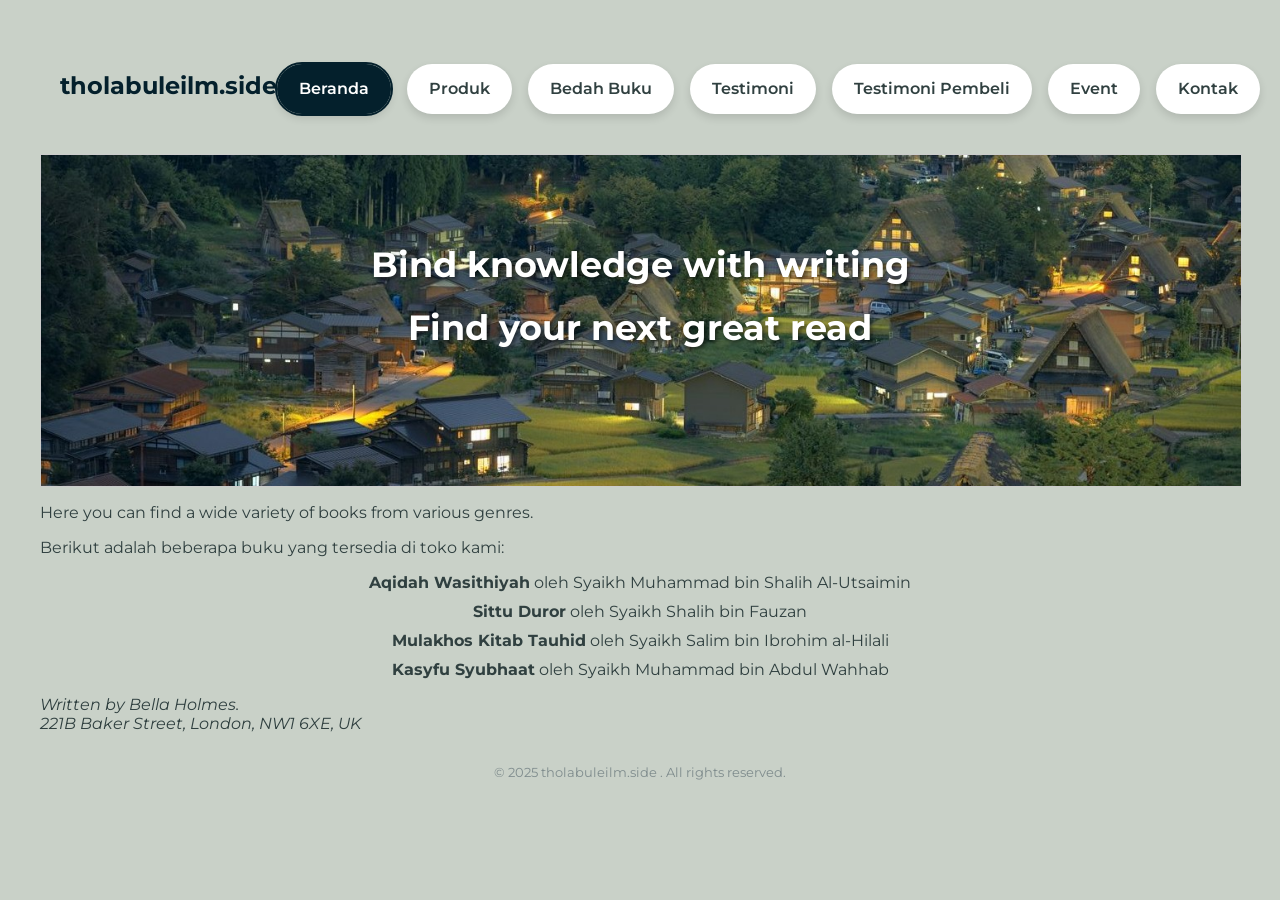
<file: index.html>
<!DOCTYPE html>
<html lang="id">
<head>
    <meta charset="UTF-8">
    <meta name="viewport" content="width=device-width, initial-scale=1.0">
    <title>tholabuleilm.side</title>
    <link rel="shortcut icon" href="favicon.png" type="image/png">
    <link rel="icon" href="favicon.png" type="image/png">
    <link rel="stylesheet" href="styles.css">
    <link href="https://fonts.googleapis.com/css2?family=Montserrat:wght@400;700&display=swap" rel="stylesheet">
    
</head>



        
<body>
    
  <header>
      <h1>tholabuleilm.side</h1>
      
      <nav> 
          <a href="index.html" class="nav-btn active" aria-current="page">Beranda</a> 
          <a href="produk.html" class="nav-btn">Produk</a>
          <a href="bedah-buku.html" class="nav-btn">Bedah Buku</a>
          <a href="testimoni.html" class="nav-btn">Testimoni</a>
          <a href="tampil-testimoni.html" class="nav-btn">Testimoni Pembeli</a>
            <a href="event.html" class="nav-btn" >Event</a>
            <a href="kontak.html" class="nav-btn">Kontak</a>
      </nav>
      
  </header>
  <div class="image-container">
  <img src="jo.jpg" width="1450" height="400" style="display:block; border:1px solid #ccc;" alt="Bind knowledge with writing
  Find your next great read"></img>
  <div class="image-text">
    <h3>Bind knowledge with writing</h3>
    <h3>Find your next great read</h3>
  </div>
</div>


    <p>Here you can find a wide variety of books from various genres.</p>
    <p>Berikut adalah beberapa buku yang tersedia di toko kami:</p>
     
     <ul>
        <li><strong>Aqidah Wasithiyah</strong> oleh Syaikh Muhammad bin Shalih Al-Utsaimin</li>
        <li><strong>Sittu Duror</strong> oleh Syaikh Shalih bin Fauzan</li>
        <li><strong>Mulakhos Kitab Tauhid</strong> oleh Syaikh Salim bin Ibrohim al-Hilali</li>
        <li><strong>Kasyfu Syubhaat</strong> oleh Syaikh Muhammad bin Abdul Wahhab</li>
     </ul>
    
    <address> 
        Written by Bella Holmes. <br>
        221B Baker Street, London, NW1 6XE, UK<br>
    </address>
    <footer>
        <p>&copy; 2025 tholabuleilm.side . All rights reserved.</p>
    </footer>



</body>
</html>
</file>
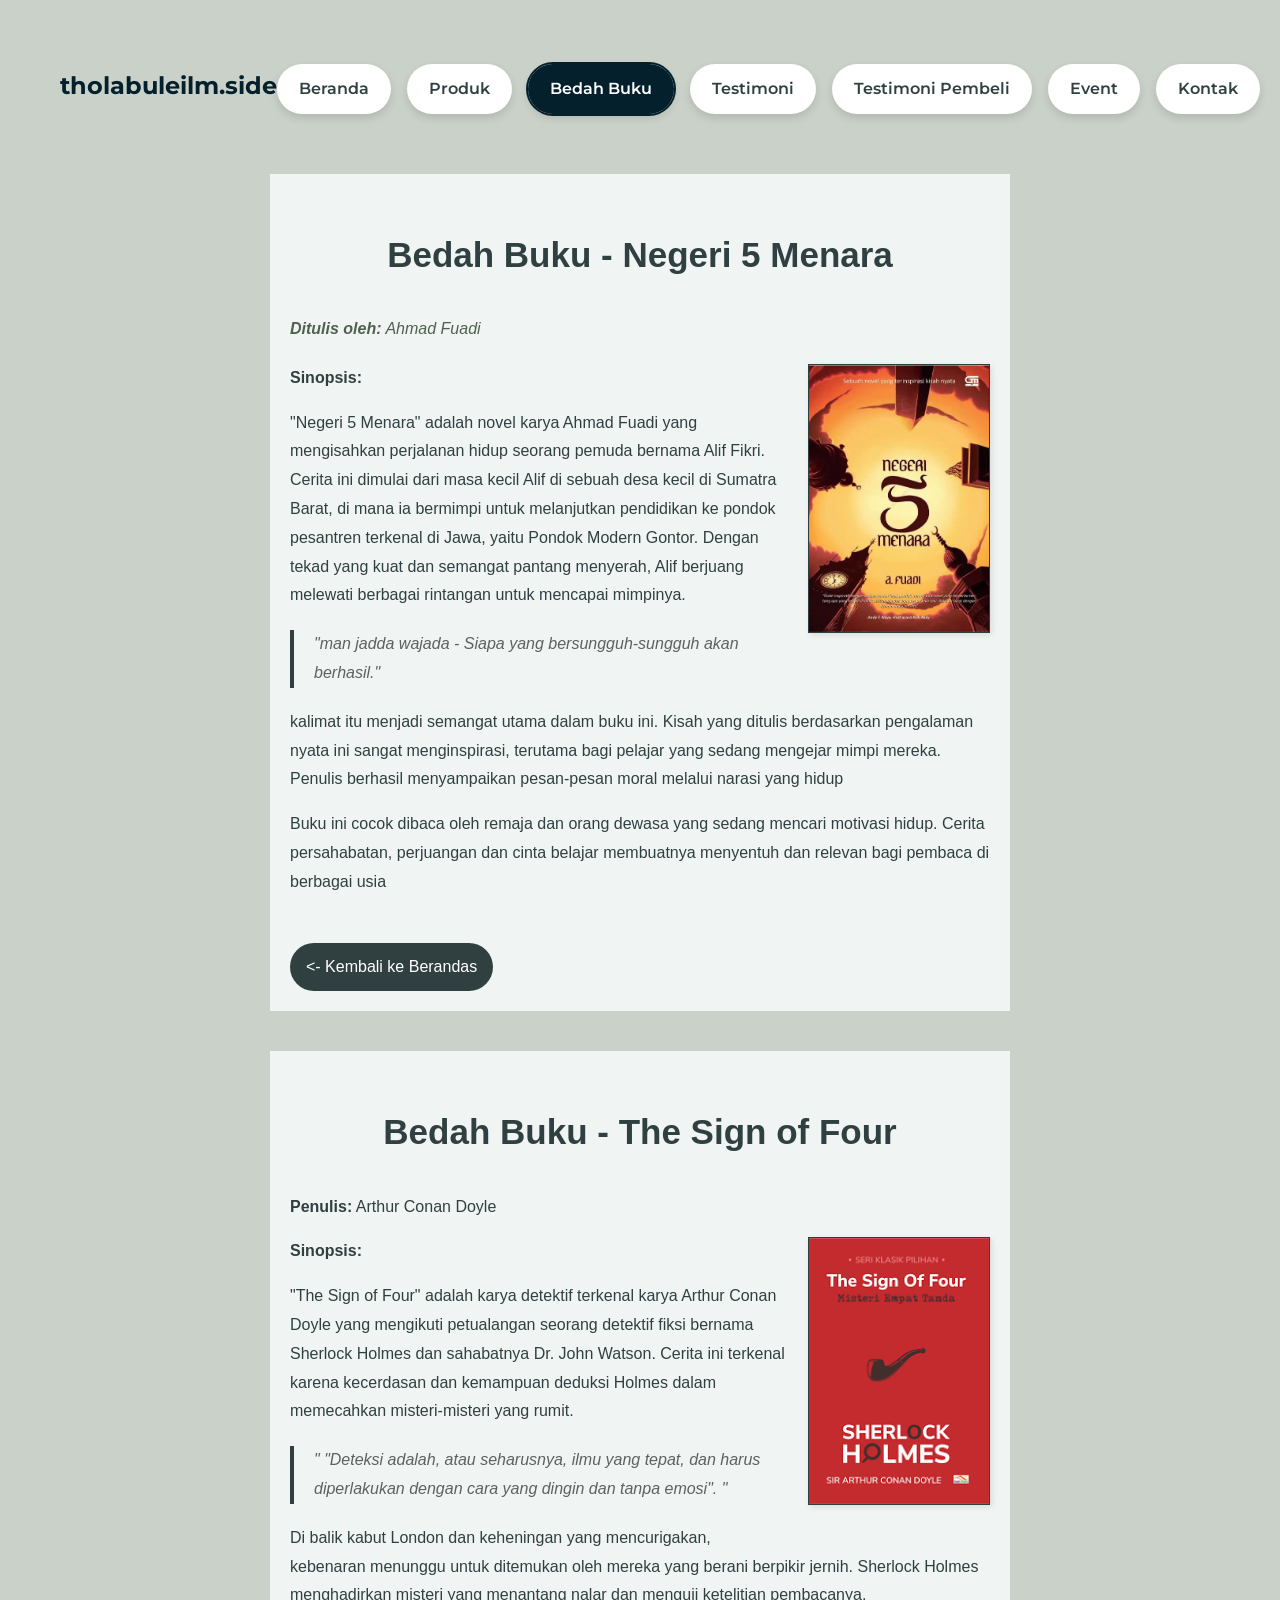
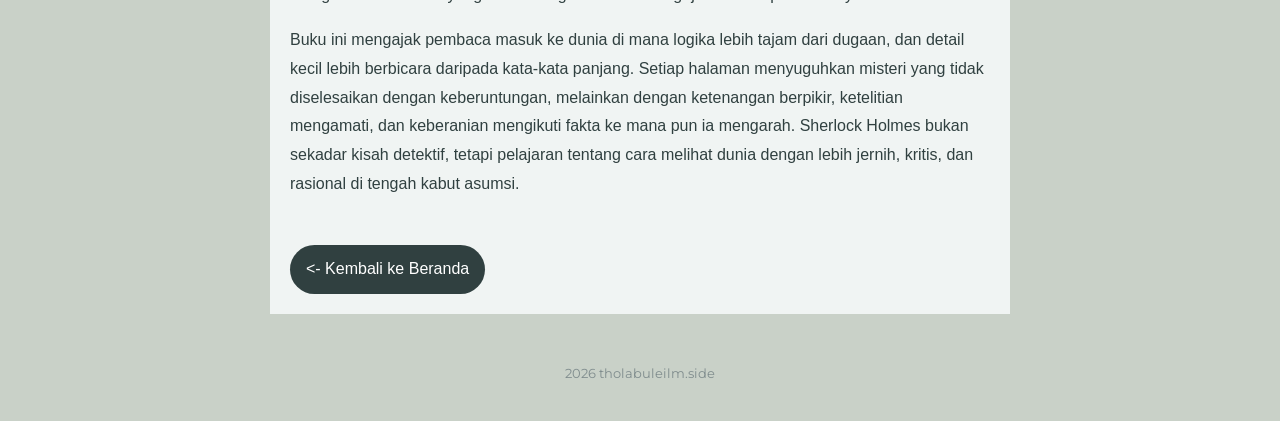
<file: bedah-buku.html>
<html lang="id">
<head> <meta charset="UTF-8">
    <meta name="viewport" content="width=device-width, initial-scale=1.0" />
    <title>Bedah Buku - Negeri 5 Menara</title>
    <link rel="stylesheet" href="styles.css" />
    <link href="https://fonts.googleapis.com/css2?family=Montserrat:wght@400;700&display=swap" rel="stylesheet">
</head>
<body>
    <header>
        <h1>tholabuleilm.side</h1>
        <nav>
            <a href="index.html" class="nav-btn">Beranda</a> 
        <a href="produk.html" class="nav-btn">Produk</a>
        <a href="bedah-buku.html" class="nav-btn active" aria-current="page">Bedah Buku</a>
        <a href="testimoni.html" class="nav-btn">Testimoni</a>
        <a href="tampil-testimoni.html" class="nav-btn">Testimoni Pembeli</a>
            <a href="event.html" class="nav-btn" >Event</a>
            <a href="kontak.html" class="nav-btn">Kontak</a>
        </nav>
    </header>
    <section class="daftar-produk">
<main class="artikel">
    <h2>Bedah Buku - Negeri 5 Menara</h2>
    
    <p class="penulis"><strong>Ditulis oleh:</strong> Ahmad Fuadi</p>

    <img src="negeri.jpg" alt="Gambar Sampul Buku Negeri 5 Menara" class="sampul"/>
    <p><strong>Sinopsis:</strong></p>
    <p>"Negeri 5 Menara" adalah novel karya Ahmad Fuadi yang mengisahkan perjalanan hidup seorang pemuda bernama Alif Fikri. Cerita ini dimulai dari masa kecil Alif di sebuah desa kecil di Sumatra Barat, di mana ia bermimpi untuk melanjutkan pendidikan ke pondok pesantren terkenal di Jawa, yaitu Pondok Modern Gontor. Dengan tekad yang kuat dan semangat pantang menyerah, Alif berjuang melewati berbagai rintangan untuk mencapai mimpinya.</p>

    <blockquote>
        "man jadda wajada - Siapa yang bersungguh-sungguh akan berhasil."
    </blockquote>

    <p>kalimat itu menjadi semangat utama dalam buku ini. Kisah yang ditulis berdasarkan pengalaman nyata ini sangat menginspirasi, terutama bagi pelajar yang sedang mengejar mimpi mereka. Penulis berhasil menyampaikan pesan-pesan moral melalui narasi yang hidup</p>
    <p>Buku ini cocok dibaca oleh remaja dan orang dewasa yang sedang mencari motivasi hidup. Cerita persahabatan, perjuangan dan cinta belajar membuatnya menyentuh dan relevan bagi pembaca di berbagai usia</p>
<a href="index.html" class="btn-kembali"> <- Kembali ke Berandas</a>
</main>
    </section>
    <section class="daftar-produk">
<main class="artikel">
    <h2>Bedah Buku - The Sign of Four</h2>
    <p><strong>Penulis:</strong> Arthur Conan Doyle</p>

    <img src="sign.jpg" alt="Gambar Sampul Buku Sherlock Holmes" class="sampul"/>
    <p><strong>Sinopsis:</strong></p>
    <p>"The Sign of Four" adalah karya detektif terkenal karya Arthur Conan Doyle yang mengikuti petualangan seorang detektif fiksi bernama Sherlock Holmes dan sahabatnya Dr. John Watson. Cerita ini terkenal karena kecerdasan dan kemampuan deduksi Holmes dalam memecahkan misteri-misteri yang rumit.</p>

    <blockquote>
        " "Deteksi adalah, atau seharusnya, ilmu yang tepat, dan harus diperlakukan dengan cara yang dingin dan tanpa emosi". "
    </blockquote>

    <p>Di balik kabut London dan keheningan yang mencurigakan, kebenaran menunggu untuk ditemukan oleh mereka yang berani berpikir jernih. Sherlock Holmes menghadirkan misteri yang menantang nalar dan menguji ketelitian pembacanya.</p>
    <p>Buku ini mengajak pembaca masuk ke dunia di mana logika lebih tajam dari dugaan, dan detail kecil lebih berbicara daripada kata-kata panjang. Setiap halaman menyuguhkan misteri yang tidak diselesaikan dengan keberuntungan, melainkan dengan ketenangan berpikir, ketelitian mengamati, dan keberanian mengikuti fakta ke mana pun ia mengarah. Sherlock Holmes bukan sekadar kisah detektif, tetapi pelajaran tentang cara melihat dunia dengan lebih jernih, kritis, dan rasional di tengah kabut asumsi.</p>
<a href="index.html" class="btn-kembali"> <- Kembali ke Beranda</a>
</main>
    </section>
    <footer><p>2026 tholabuleilm.side</p></footer>
</body>

</html>
</file>
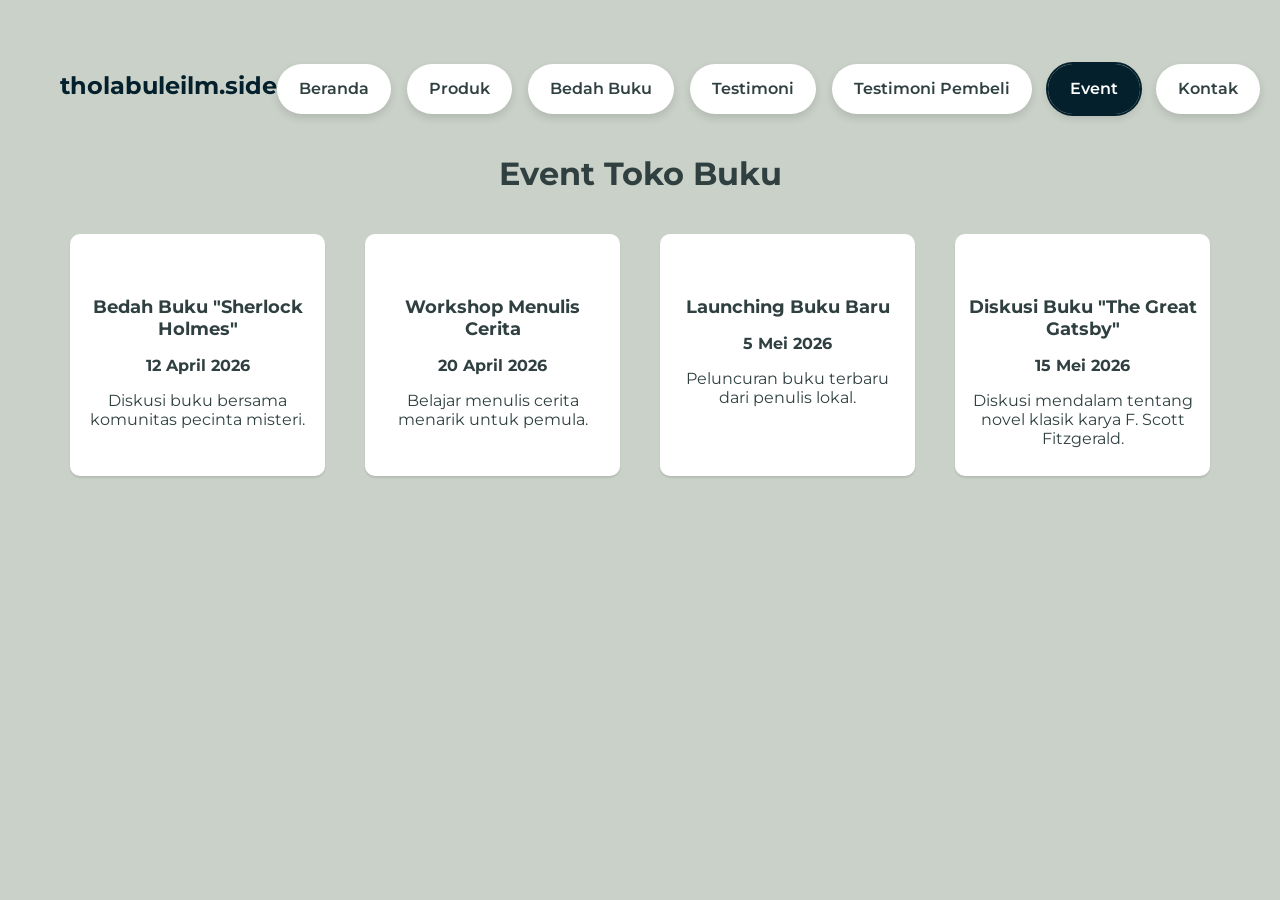
<file: event.html>
<!DOCTYPE html>
<html lang="id">        
<head>
    <meta charset="UTF-8" />
    <meta name="viewport" content="width=device-width, initial-scale=1.0" />
    <title>Event Toko Buku</title>
    <link rel="stylesheet" href="styles.css" /> 
    <link rel="shortcut icon" href="favicon.ico" type="image/x-icon">
    <link href="https://fonts.googleapis.com/css2?family=Montserrat:wght@400;700&display=swap" rel="stylesheet">
</head>
<body>
    <header>
        <h1>tholabuleilm.side</h1>
        <nav>
            <a href="index.html" class="nav-btn">Beranda</a> 
            <a href="produk.html" class="nav-btn">Produk</a>
            <a href="bedah-buku.html" class="nav-btn">Bedah Buku</a>
            <a href="testimoni.html" class="nav-btn">Testimoni</a>
            <a href="tampil-testimoni.html" class="nav-btn">Testimoni Pembeli</a>
            <a href="event.html" class="nav-btn active" aria-current="page">Event</a>
            <a href="kontak.html" class="nav-btn">Kontak</a>
        </nav>
    </header>

    <h1>Event Toko Buku</h1>
    
<section class="daftar-produk">
    <div class="buku">
         <div id="daftarTestimoni" class="testimoni-grid"></div>
        <h3>Bedah Buku "Sherlock Holmes"</h3>
        <p class="date">12 April 2026</p>
        <p>Diskusi buku bersama komunitas pecinta misteri.</p>
    </div>

    <div class="buku">
         <div id="daftarTestimoni" class="testimoni-grid"></div>
        <h3>Workshop Menulis Cerita</h3>
        <p class="date">20 April 2026</p>
        <p>Belajar menulis cerita menarik untuk pemula.</p>
    </div>

    <div class="buku">
         <div id="daftarTestimoni" class="testimoni-grid"></div>
        <h3>Launching Buku Baru</h3>
        <p class="date">5 Mei 2026</p>
        <p>Peluncuran buku terbaru dari penulis lokal.</p>
    </div>

    <div class="buku">
        <div id="daftarTestimoni" class="testimoni-grid"></div>
        <h3>Diskusi Buku "The Great Gatsby"</h3>
        <p class="date">15 Mei 2026</p>
        <p>Diskusi mendalam tentang novel klasik karya F. Scott Fitzgerald.</p>
    </div>


</div>

</body>

</html>
</file>
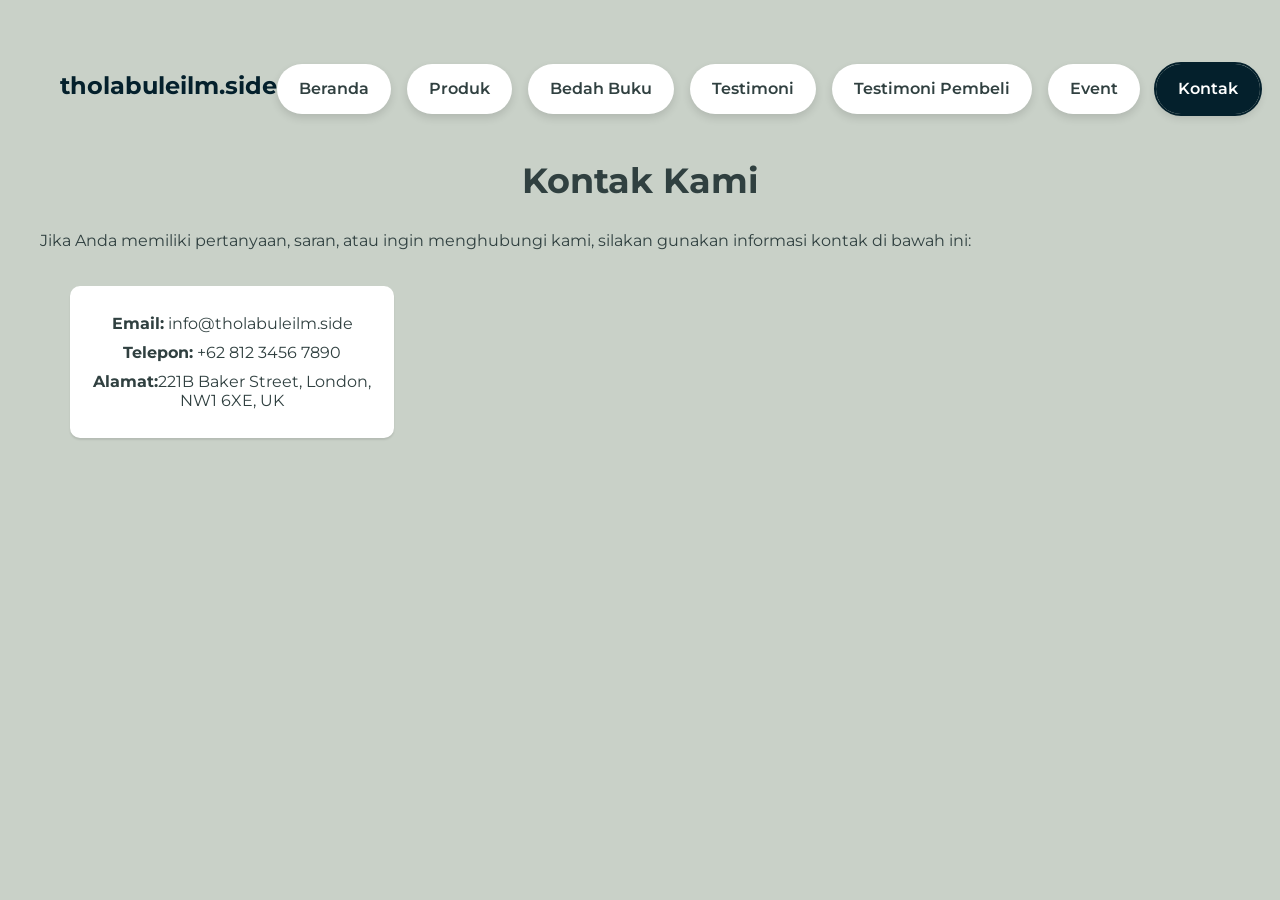
<file: kontak.html>
<!DOCTYPE html>
<html lang="id">
    <head> <meta charset="UTF-8" />
     <meta name="viewport" content="width=device-width, initial-scale=1.0" />
     <title>Kontak Kami</title>
     <link rel="stylesheet" href="styles.css" /> 
     <link rel="shortcut icon" href="favicon.ico" type="image/x-icon">
     <link href="https://fonts.googleapis.com/css2?family=Montserrat:wght@400;700&display=swap" rel="stylesheet">
    </head> 
    <body>
        <header>
            <h1>tholabuleilm.side</h1>
            <nav>
                <a href="index.html" class="nav-btn">Beranda</a> 
                <a href="produk.html" class="nav-btn">Produk</a>
                <a href="bedah-buku.html" class="nav-btn">Bedah Buku</a>
                <a href="testimoni.html" class="nav-btn">Testimoni</a>
                <a href="tampil-testimoni.html" class="nav-btn">Testimoni Pembeli</a>
                <a href="event.html" class="nav-btn" >Event</a>
                <a href="kontak.html" class="nav-btn active" aria-current="page">Kontak</a>
            </nav>
        </header>
         <h2>Kontak Kami</h2>
         <p>Jika Anda memiliki pertanyaan, saran, atau ingin menghubungi kami, silakan gunakan informasi kontak di bawah ini:</p>

           
           <section class="daftar-produk"> 
<div class="buku">
        <main class="kontak">
            <ul>
                <li><strong>Email:</strong> <a href="mailto:info@tholabuleilm.side">info@tholabuleilm.side</a></li>
                <li><strong>Telepon:</strong> +62 812 3456 7890</li>
                <li><strong>Alamat:</strong>221B Baker Street, London, NW1 6XE, UK</li>
            </ul>
        </main>
</div>
</section>
    

    </body>

</html>
</file>
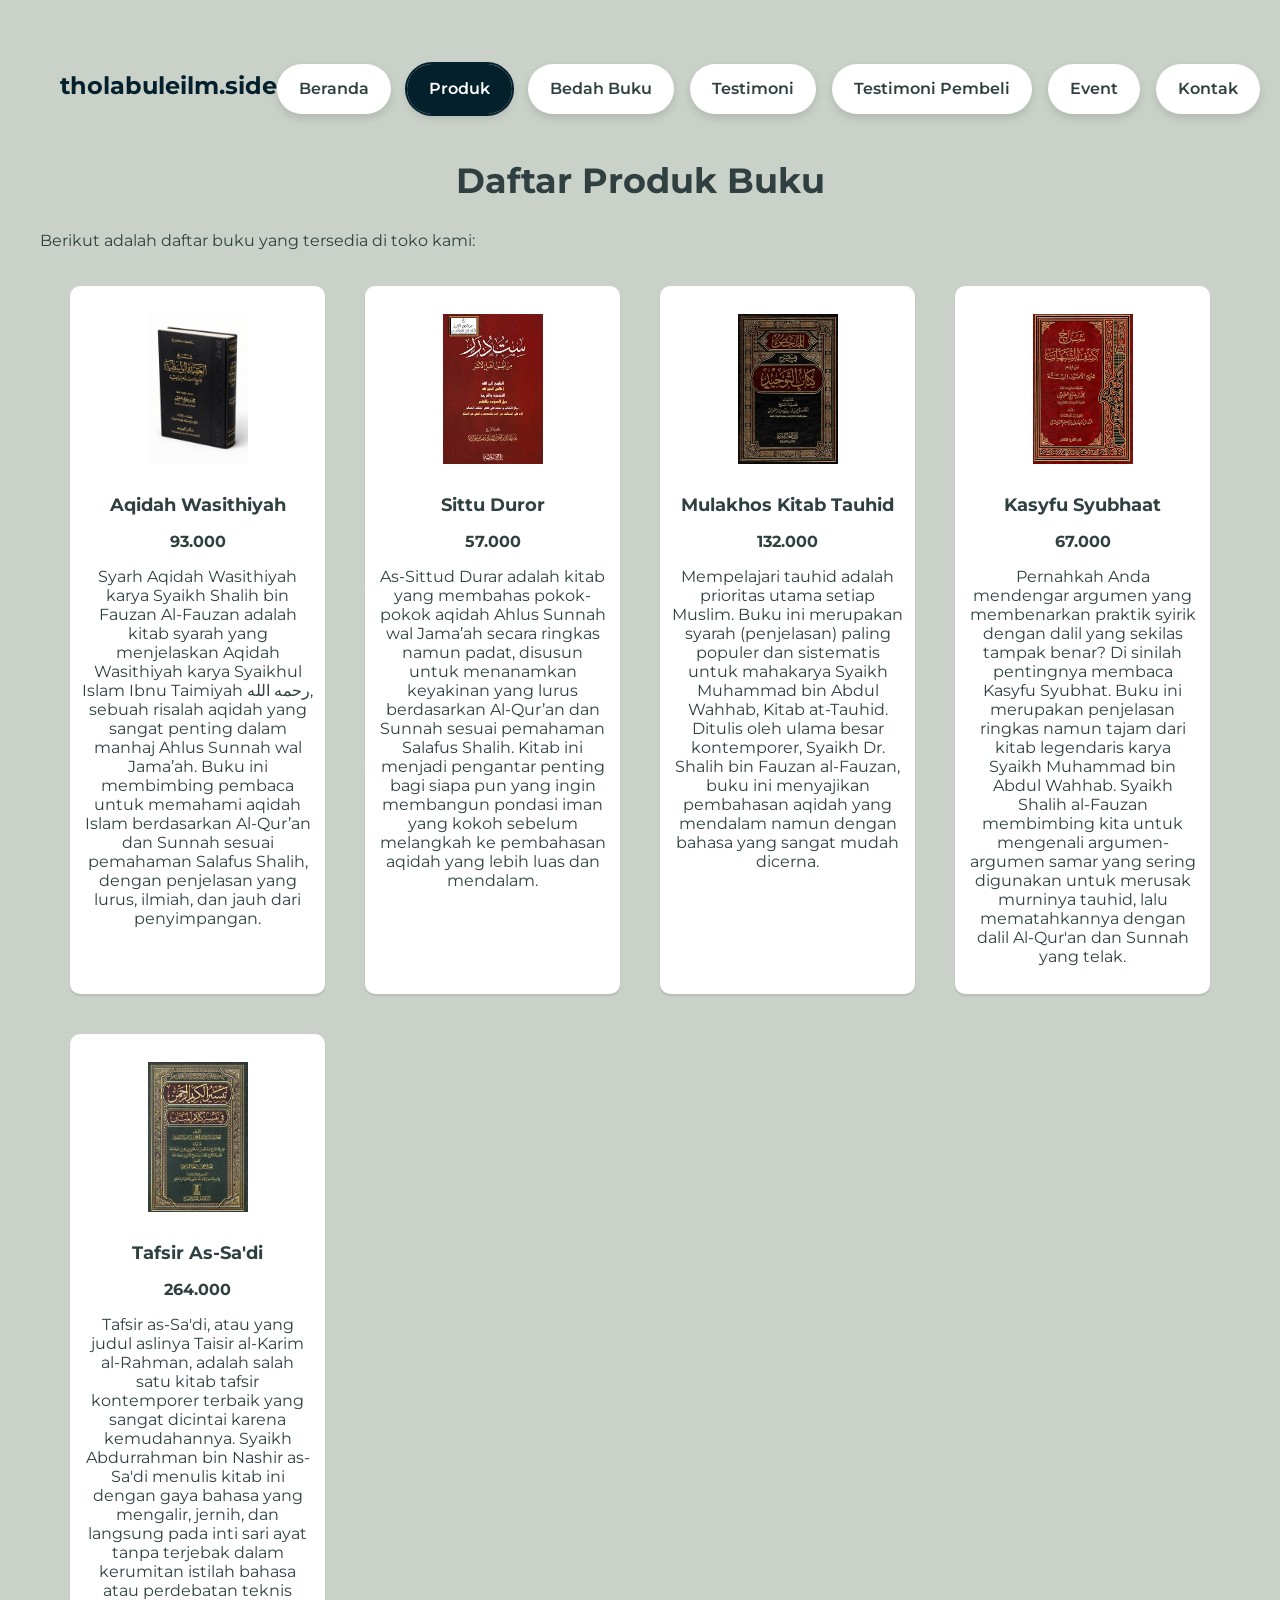
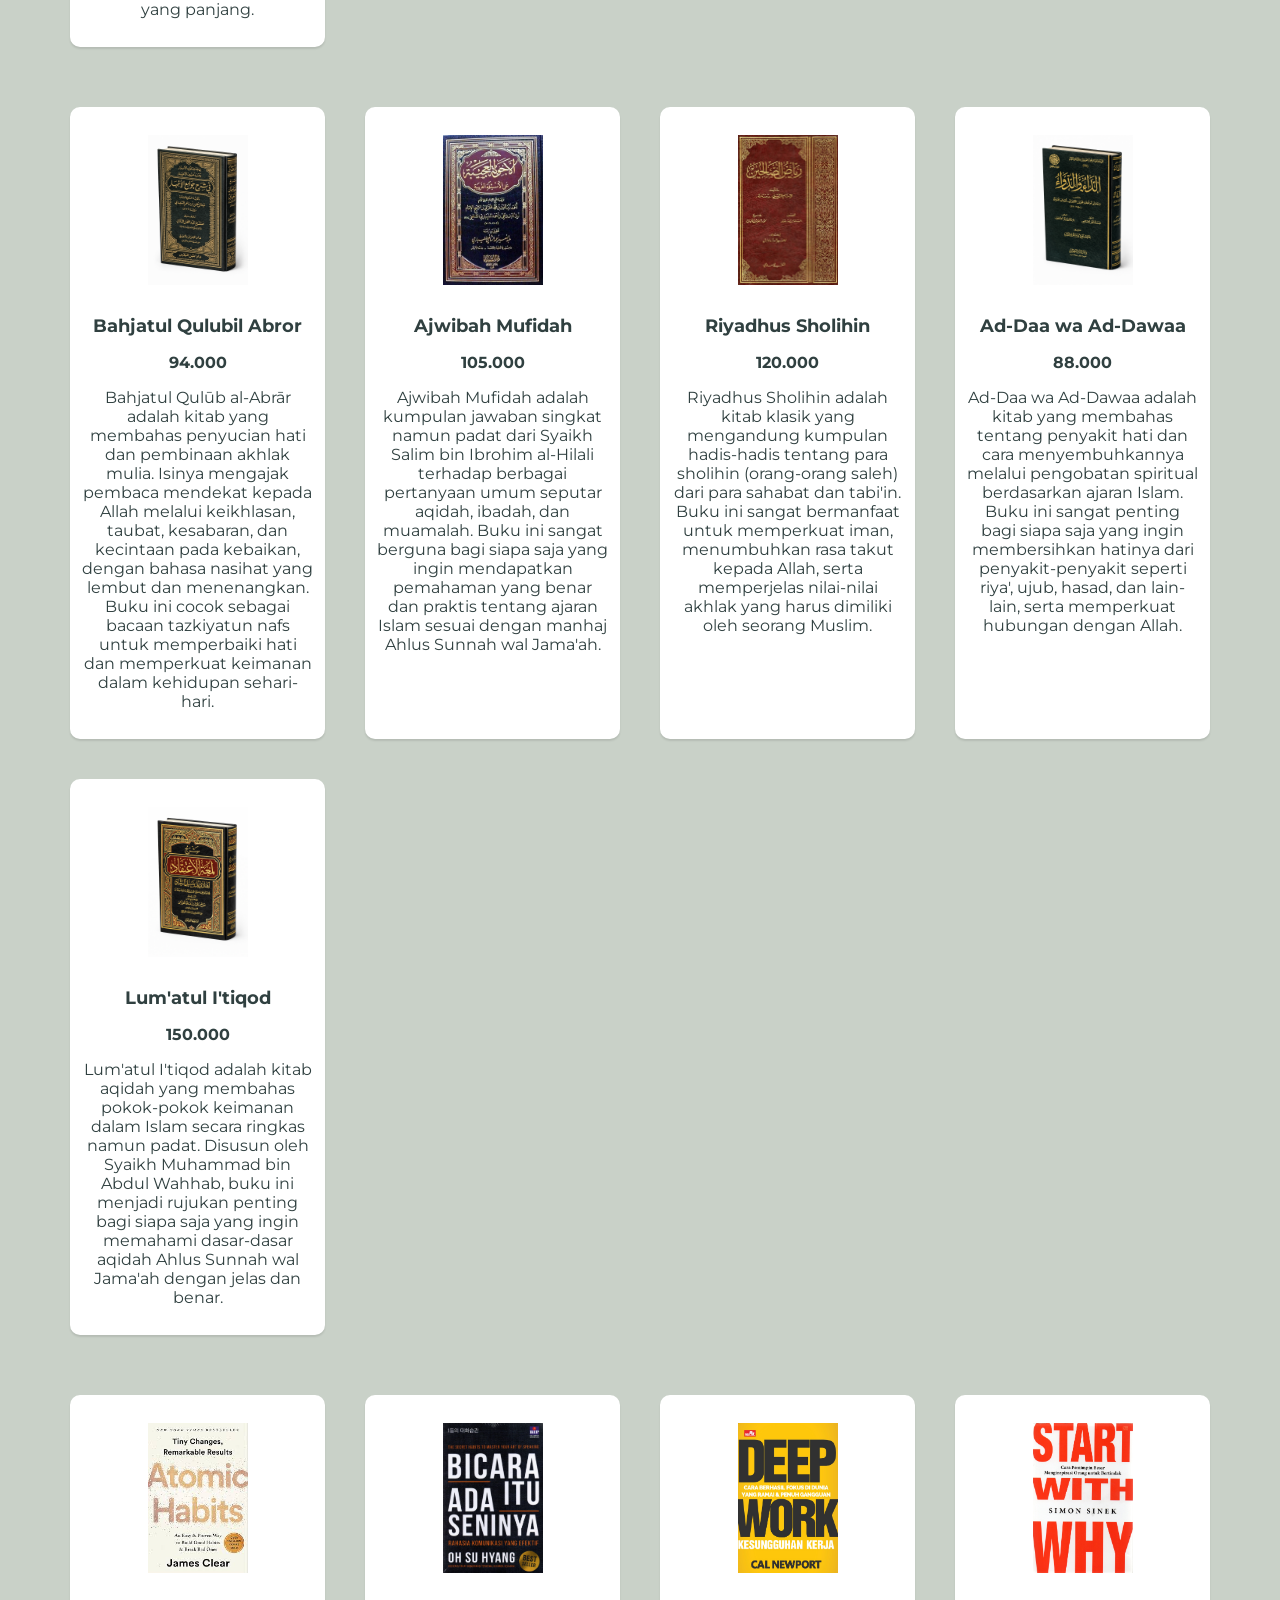
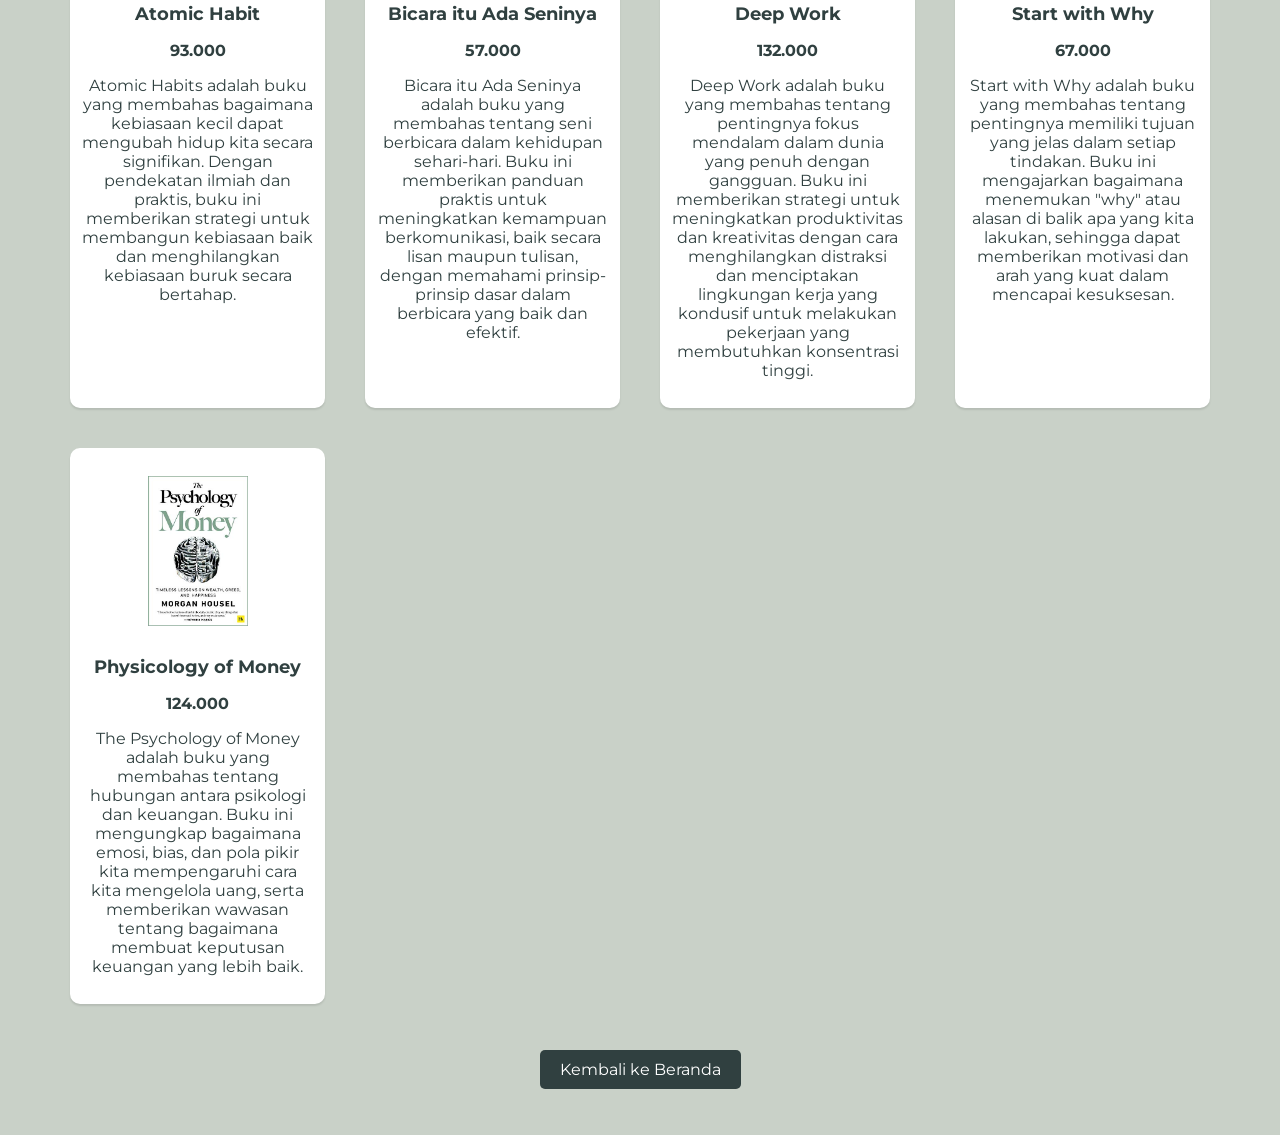
<file: produk.html>
<!DOCTYPE html>
<html lang="id">
<head> <meta charset="UTF-8" />
       <meta name="viewport" content="width=100px, initial-scale=1.0" />
       <title>Produk Buku</title>
       <link rel="stylesheet" href="styles.css" /> 
       <link rel="shortcut icon" href="favicon.ico" type="image/x-icon">
       <link href="https://fonts.googleapis.com/css2?family=Montserrat:wght@400;700&display=swap" rel="stylesheet">
<link rel="icon" href="favicon.ico" type="image/x-icon">
</head>

<body>
    <header>
        <h1>tholabuleilm.side</h1>
        <nav>
            <a href="index.html" class="nav-btn">Beranda</a> 
            <a href="produk.html" class="nav-btn active" aria-current="page">Produk</a>
            <a href="bedah-buku.html" class="nav-btn">Bedah Buku</a>
            <a href="testimoni.html" class="nav-btn">Testimoni</a>
            <a href="tampil-testimoni.html" class="nav-btn">Testimoni Pembeli</a>
            <a href="event.html" class="nav-btn" >Event</a>
            <a href="kontak.html" class="nav-btn">Kontak</a>
        </nav>
    </header>
<h2>Daftar Produk Buku</h2>
<p>Berikut adalah daftar buku yang tersedia di toko kami:</p>
<section class="daftar-produk"> 
<div class="buku">
        <img src="aw3d.png" alt="Gambar Buku" style="width: 100px; max-width: 100px; height: 150px; border-radius: 12px; padding: 16px;">  
        <h3>Aqidah Wasithiyah</h3>
        <p> 93.000 </p>
        <p>Syarh Aqidah Wasithiyah karya Syaikh Shalih bin Fauzan Al-Fauzan adalah kitab syarah yang menjelaskan Aqidah Wasithiyah karya Syaikhul Islam Ibnu Taimiyah رحمه الله, sebuah risalah aqidah yang sangat penting dalam manhaj Ahlus Sunnah wal Jama’ah. Buku ini membimbing pembaca untuk memahami aqidah Islam berdasarkan Al-Qur’an dan Sunnah sesuai pemahaman Salafus Shalih, dengan penjelasan yang lurus, ilmiah, dan jauh dari penyimpangan. </p>
    </div>    
    <div class="buku">
        <img src="download (4).jpg" alt="Gambar Buku" style="width: 100px; max-width: 100px; height: 150px; border-radius: 12px; padding: 16px;">
        <h4>Sittu Duror</h4>
        <p> 57.000 </p>
        <p>As-Sittud Durar adalah kitab yang membahas pokok-pokok aqidah Ahlus Sunnah wal Jama’ah secara ringkas namun padat, disusun untuk menanamkan keyakinan yang lurus berdasarkan Al-Qur’an dan Sunnah sesuai pemahaman Salafus Shalih. Kitab ini menjadi pengantar penting bagi siapa pun yang ingin membangun pondasi iman yang kokoh sebelum melangkah ke pembahasan aqidah yang lebih luas dan mendalam.</p>


    </div>
    <div class="buku">
        <img src="mulakhos.jpg" alt="Gambar Buku" style="width: 100px; max-width: 100px; height: 150px; border-radius: 12px; padding: 16px;">
        <h5>Mulakhos Kitab Tauhid</h5>
        <p> 132.000 </p>
        <p>Mempelajari tauhid adalah prioritas utama setiap Muslim. Buku ini merupakan syarah (penjelasan) paling populer dan sistematis untuk mahakarya Syaikh Muhammad bin Abdul Wahhab, Kitab at-Tauhid.

Ditulis oleh ulama besar kontemporer, Syaikh Dr. Shalih bin Fauzan al-Fauzan, buku ini menyajikan pembahasan aqidah yang mendalam namun dengan bahasa yang sangat mudah dicerna.</p>
    </div>
    <div class="buku">
        <img src="kasyfu syubhat.jpg" alt="Gambar Buku" style="width: 100px; max-width: 100px; height: 150px; border-radius: 12px; padding: 16px;">
        <h6>Kasyfu Syubhaat</h6>
        <p> 67.000 </p>
        <p>Pernahkah Anda mendengar argumen yang membenarkan praktik syirik dengan dalil yang sekilas tampak benar? Di sinilah pentingnya membaca Kasyfu Syubhat.

Buku ini merupakan penjelasan ringkas namun tajam dari kitab legendaris karya Syaikh Muhammad bin Abdul Wahhab. Syaikh Shalih al-Fauzan membimbing kita untuk mengenali argumen-argumen samar yang sering digunakan untuk merusak murninya tauhid, lalu mematahkannya dengan dalil Al-Qur'an dan Sunnah yang telak.</p>
     </div>
    <div class="buku">
        <img src="tafrir.jpg" alt="Gambar Buku" style="width: 100px; max-width: 100px; height: 150px; border-radius: 12px; padding: 16px;">
        <h5>Tafsir As-Sa'di</h5>
        <p> 264.000 </p>
        <p>Tafsir as-Sa'di, atau yang judul aslinya Taisir al-Karim al-Rahman, adalah salah satu kitab tafsir kontemporer terbaik yang sangat dicintai karena kemudahannya. Syaikh Abdurrahman bin Nashir as-Sa'di menulis kitab ini dengan gaya bahasa yang mengalir, jernih, dan langsung pada inti sari ayat tanpa terjebak dalam kerumitan istilah bahasa atau perdebatan teknis yang panjang. </p>
    </div>
</section>
   <section class="daftar-produk">
    <div class="buku">
        <img src="bj3d.png" alt="Gambar Buku" style="width: 100px; max-width: 100px; height: 150px; border-radius: 12px; padding: 16px;">
        <h5>Bahjatul Qulubil Abror</h5>
        <p> 94.000 </p>
        <p>Bahjatul Qulūb al-Abrār adalah kitab yang membahas penyucian hati dan pembinaan akhlak mulia. Isinya mengajak pembaca mendekat kepada Allah melalui keikhlasan, taubat, kesabaran, dan kecintaan pada kebaikan, dengan bahasa nasihat yang lembut dan menenangkan. Buku ini cocok sebagai bacaan tazkiyatun nafs untuk memperbaiki hati dan memperkuat keimanan dalam kehidupan sehari-hari.</p>
    </div>
    <div class="buku">
        <img src="mufidah.jpg" alt="Gambar Buku" style="width: 100px; max-width: 100px; height: 150px; border-radius: 12px; padding: 16px;">
        <h5>Ajwibah Mufidah</h5>
        <p> 105.000 </p>
        <p>Ajwibah Mufidah adalah kumpulan jawaban singkat namun padat dari Syaikh Salim bin Ibrohim al-Hilali terhadap berbagai pertanyaan umum seputar aqidah, ibadah, dan muamalah. Buku ini sangat berguna bagi siapa saja yang ingin mendapatkan pemahaman yang benar dan praktis tentang ajaran Islam sesuai dengan manhaj Ahlus Sunnah wal Jama'ah.</p>
    </div>
    <div class="buku">
        <img src="kitab riyadlus sholihin.jpg" alt="Gambar Buku" style="width: 100px; max-width: 100px; height: 150px; border-radius: 12px; padding: 16px;">
        <h5>Riyadhus Sholihin</h5>
        <p> 120.000 </p>
        <p>Riyadhus Sholihin adalah kitab klasik yang mengandung kumpulan hadis-hadis tentang para sholihin (orang-orang saleh) dari para sahabat dan tabi'in. Buku ini sangat bermanfaat untuk memperkuat iman, menumbuhkan rasa takut kepada Allah, serta memperjelas nilai-nilai akhlak yang harus dimiliki oleh seorang Muslim.</p>
    </div>
    <div class="buku">
        <img src="3ddawaa.png" alt="Gambar Buku" style="width: 100px; max-width: 100px; height: 150px; border-radius: 12px; padding: 16px;">
        <h5>Ad-Daa wa Ad-Dawaa</h5>
        <p> 88.000 </p>
        <p>Ad-Daa wa Ad-Dawaa adalah kitab yang membahas tentang penyakit hati dan cara menyembuhkannya melalui pengobatan spiritual berdasarkan ajaran Islam. Buku ini sangat penting bagi siapa saja yang ingin membersihkan hatinya dari penyakit-penyakit seperti riya', ujub, hasad, dan lain-lain, serta memperkuat hubungan dengan Allah.</p>
    </div>
    <div class="buku">
        <img src="3dlum.png" alt="Gambar Buku" style="width: 100px; max-width: 100px; height: 150px; border-radius: 12px; padding: 16px;">
        <h5>Lum'atul I'tiqod</h5>
        <p> 150.000 </p>
        <p>Lum'atul I'tiqod adalah kitab aqidah yang membahas pokok-pokok keimanan dalam Islam secara ringkas namun padat. Disusun oleh Syaikh Muhammad bin Abdul Wahhab, buku ini menjadi rujukan penting bagi siapa saja yang ingin memahami dasar-dasar aqidah Ahlus Sunnah wal Jama'ah dengan jelas dan benar.</p>
    </div>
   </section>
   <section class="daftar-produk"> 
<div class="buku">
        <img src="atom.jpg" alt="Gambar Buku" style="width: 100px; max-width: 100px; height: 150px; border-radius: 12px; padding: 16px;">  
        <h3>Atomic Habit</h3>
        <p> 93.000 </p>
        <p>Atomic Habits adalah buku yang membahas bagaimana kebiasaan kecil dapat mengubah hidup kita secara signifikan. Dengan pendekatan ilmiah dan praktis, buku ini memberikan strategi untuk membangun kebiasaan baik dan menghilangkan kebiasaan buruk secara bertahap.</p>
    </div>    
    <div class="buku">
        <img src="bicara.png" alt="Gambar Buku" style="width: 100px; max-width: 100px; height: 150px; border-radius: 12px; padding: 16px;">
        <h4>Bicara itu Ada Seninya</h4>
        <p> 57.000 </p>
        <p>Bicara itu Ada Seninya adalah buku yang membahas tentang seni berbicara dalam kehidupan sehari-hari. Buku ini memberikan panduan praktis untuk meningkatkan kemampuan berkomunikasi, baik secara lisan maupun tulisan, dengan memahami prinsip-prinsip dasar dalam berbicara yang baik dan efektif.</p>

    </div>
    <div class="buku">
        <img src="deep work.jpg" alt="Gambar Buku" style="width: 100px; max-width: 100px; height: 150px; border-radius: 12px; padding: 16px;">
        <h5>Deep Work</h5>
        <p> 132.000 </p>
        <p>Deep Work adalah buku yang membahas tentang pentingnya fokus mendalam dalam dunia yang penuh dengan gangguan. Buku ini memberikan strategi untuk meningkatkan produktivitas dan kreativitas dengan cara menghilangkan distraksi dan menciptakan lingkungan kerja yang kondusif untuk melakukan pekerjaan yang membutuhkan konsentrasi tinggi.</p>
    </div>
    <div class="buku">
        <img src="why.jpg" alt="Gambar Buku" style="width: 100px; max-width: 100px; height: 150px; border-radius: 12px; padding: 16px;">
        <h6>Start with Why</h6>
        <p> 67.000 </p>
        <p>Start with Why adalah buku yang membahas tentang pentingnya memiliki tujuan yang jelas dalam setiap tindakan. Buku ini mengajarkan bagaimana menemukan "why" atau alasan di balik apa yang kita lakukan, sehingga dapat memberikan motivasi dan arah yang kuat dalam mencapai kesuksesan.</p>    
    </div>
    <div class="buku">
        <img src="uang.jpg" alt="Gambar Buku" style="width: 100px; max-width: 100px; height: 150px; border-radius: 12px; padding: 16px;">
        <h5>Physicology of Money</h5>
        <p> 124.000 </p>
        <p>The Psychology of Money adalah buku yang membahas tentang hubungan antara psikologi dan keuangan. Buku ini mengungkap bagaimana emosi, bias, dan pola pikir kita mempengaruhi cara kita mengelola uang, serta memberikan wawasan tentang bagaimana membuat keputusan keuangan yang lebih baik.</p>       
    </div>
</section>

<p style="text-align:center;">
    <a href="index.html" style="color: #ffffff; background-color: #304040; padding: 10px 20px; border-radius: 5px   ;">Kembali ke Beranda</a>
</p>
<script>
(function(){
        const searchBar = document.getElementById('siteSearchBar');
        const input = document.getElementById('siteSearch');
        const listItems = document.querySelectorAll('ul > li');
        const clearBtn = document.getElementById('clearSearch');
        const toggle = document.getElementById('toggleSearch');
        const doSearch = document.getElementById('doSearch');

        if (!searchBar || !input) return;

        function normalizeText(s){
            try { return s.normalize('NFD').replace(/\p{Diacritic}/gu, ''); } catch(e) { return s; }
        }

        function performSearch() {
            const qRaw = input.value.trim();
            const q = normalizeText(qRaw).toLowerCase();
            let matches = 0;
            listItems.forEach(li => {
                const textRaw = li.textContent;
                const text = normalizeText(textRaw).toLowerCase();
                const show = q === '' ? true : text.includes(q);
                li.style.display = show ? '' : 'none';
                if (show) matches++;
            });

            // show/hide "no results" message
            let noEl = document.getElementById('noResultsMsg');
            if (!noEl) {
                noEl = document.createElement('p');
                noEl.id = 'noResultsMsg';
                noEl.style.textAlign = 'center';
                noEl.style.color = '#304040';
                noEl.style.marginTop = '12px';
                noEl.textContent = 'Tidak ada hasil untuk pencarian Anda.';
                const ul = document.querySelector('ul');
                if (ul && ul.parentNode) ul.parentNode.insertBefore(noEl, ul.nextSibling);
            }
            noEl.style.display = matches === 0 ? '' : 'none';
        }

        input.addEventListener('input', performSearch); // live filter

        // Enter key triggers search (for accessibility) and Escape closes
        input.addEventListener('keydown', function(e){
            if (e.key === 'Enter') {
                e.preventDefault();
                performSearch();
            } else if (e.key === 'Escape') {
                collapse();
            }
        });

        if (doSearch) doSearch.addEventListener('click', function(){ if (searchBar.classList.contains('collapsed')) expand(); performSearch(); });

        if (clearBtn) {
            clearBtn.addEventListener('click', function(){
                input.value = '';
                performSearch();
                input.focus();
            });
        }

        function expand(){
            searchBar.classList.remove('collapsed');
            searchBar.classList.add('expanded');
            const controls = searchBar.querySelector('.search-controls');
            if (controls) controls.setAttribute('aria-hidden','false');
            setTimeout(()=> input.focus(), 120);
        }

        function collapse(){
            searchBar.classList.remove('expanded');
            searchBar.classList.add('collapsed');
            const controls = searchBar.querySelector('.search-controls');
            if (controls) controls.setAttribute('aria-hidden','true');
        }

        toggle.addEventListener('click', function(e){
            e.stopPropagation();
            if (searchBar.classList.contains('collapsed')) expand(); else collapse();
        });

        // click outside to close
        document.addEventListener('click', function(e){
            if (!searchBar.contains(e.target) && searchBar.classList.contains('expanded')) collapse();
        });
    })();
</script>

</body>
</html>
</file>
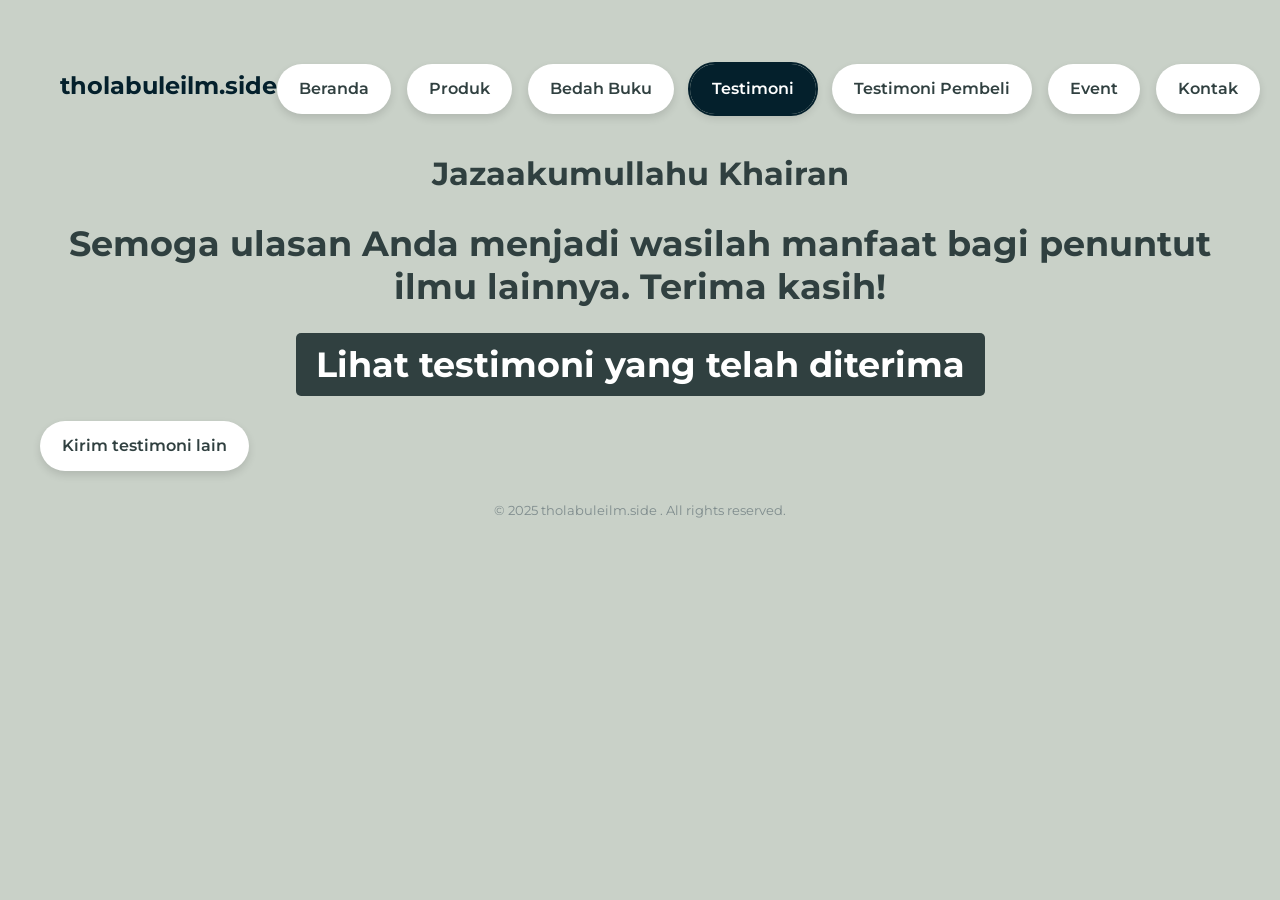
<file: proses-testimoni.html>
<html lang="id">
    <head> <meta charset="UTF-8" />
     <meta name="viewport" content="width=device-width, initial-scale=1.0" />
     <title>Semua testimoni</title>
     <link rel="stylesheet" href="styles.css" /> 
     <link rel="shortcut icon" href="favicon.ico" type="image/x-icon">
     <link href="https://fonts.googleapis.com/css2?family=Montserrat:wght@400;700&display=swap" rel="stylesheet">
    </head> 
    <body>
        <header>
            <h1>tholabuleilm.side</h1>
            <nav>
                <a href="index.html" class="nav-btn">Beranda</a> 
                <a href="produk.html" class="nav-btn">Produk</a>
                <a href="bedah-buku.html" class="nav-btn">Bedah Buku</a>
                <a href="testimoni.html" class="nav-btn active" aria-current="page">Testimoni</a>
                <a href="tampil-testimoni.html" class="nav-btn">Testimoni Pembeli</a>
                <a href="event.html" class="nav-btn" >Event</a>
                <a href="kontak.html" class="nav-btn">Kontak</a>
            </nav>
        </header>
        <main class="konfirmasi">
            <h1>Jazaakumullahu Khairan</h1>
            <h2>Semoga ulasan Anda menjadi wasilah manfaat bagi penuntut ilmu lainnya. Terima kasih!</h2>
            <h2><p style="text-align:center;"><a href="tampil-testimoni.html" style="color: #ffffff; background-color: #304040; padding: 10px 20px; border-radius: 5px   ;">Lihat testimoni yang telah diterima</a></h2>
            <section class="testimoni-terkirim"></section>
            <a href="testimoni.html" class="nav-btn">Kirim testimoni lain</a>
        
        </main>
        <footer>
            <p>&copy; 2025 tholabuleilm.side . All rights reserved.</p> 
        </footer>
    </body>
</html>
</file>
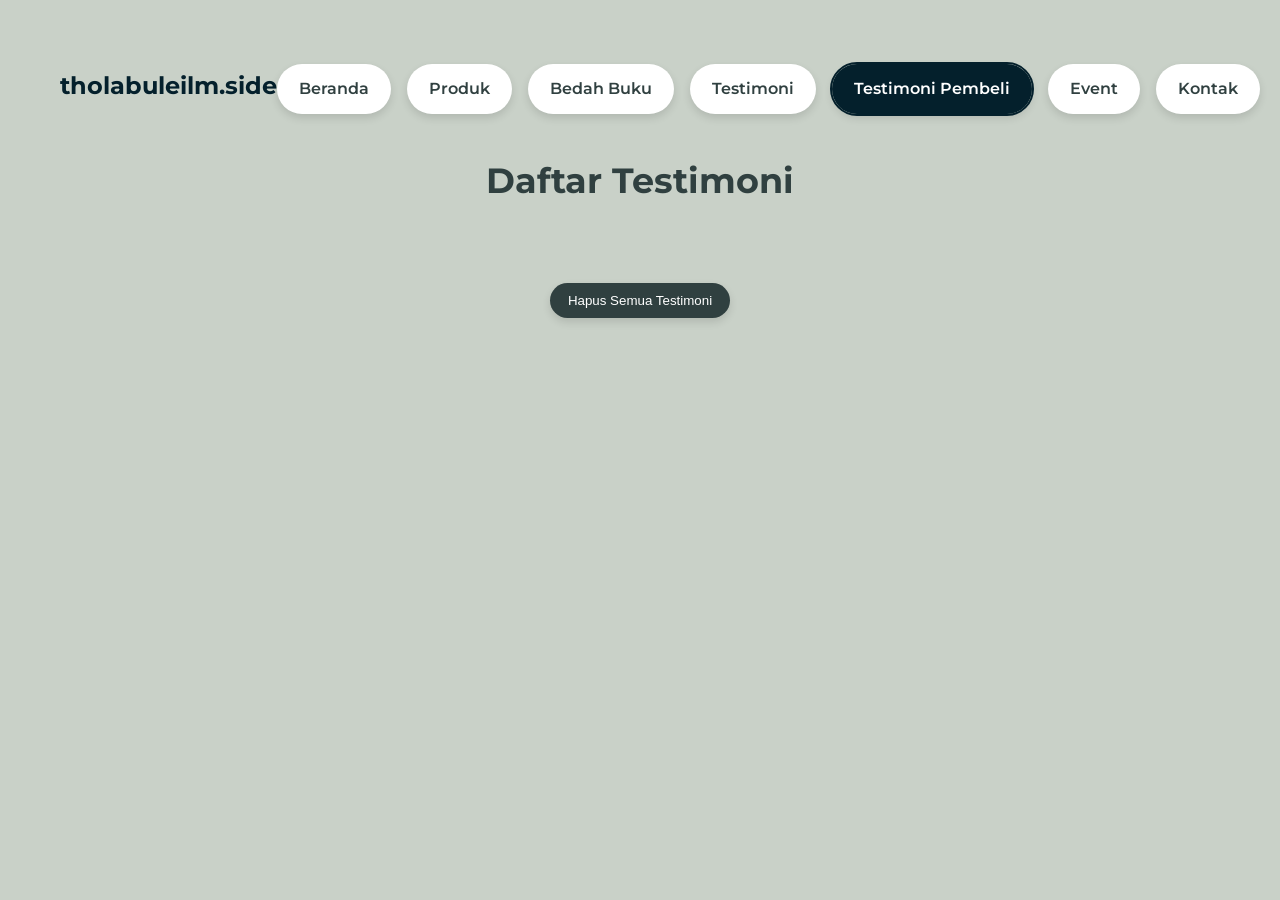
<file: tampil-testimoni.html>
<html lang="id">
    <head> <meta charset="UTF-8" />
     <meta name="viewport" content="width=device-width, initial-scale=1.0" />
     <title>Semua testimoni</title>
     <link rel="stylesheet" href="styles.css" /> 
     <link rel="shortcut icon" href="favicon.ico" type="image/x-icon">
     <link href="https://fonts.googleapis.com/css2?family=Montserrat:wght@400;700&display=swap" rel="stylesheet">
    </head> 
    <body>
        <header>
            <h1>tholabuleilm.side</h1>
            <nav>
                <a href="index.html" class="nav-btn">Beranda</a> 
                <a href="produk.html" class="nav-btn">Produk</a>
                <a href="bedah-buku.html" class="nav-btn">Bedah Buku</a>
                <a href="testimoni.html" class="nav-btn">Testimoni</a>
                <a href="tampil-testimoni.html" class="nav-btn active" aria-current="page">Testimoni Pembeli</a>
                <a href="event.html" class="nav-btn" >Event</a>
                <a href="kontak.html" class="nav-btn">Kontak</a>
            </nav>
        </header>

        <main>
            <h2>Daftar Testimoni</h2>
            <div id="daftarTestimoni" class="testimoni-grid"></div>
            <div class="btn-wrapper"><button id="hapusSemua" class="btn">Hapus Semua Testimoni</button></div>
        </main>

<script>
        const container = document.getElementById('daftarTestimoni');
        const testimoniList = JSON.parse(localStorage.getItem('testimoniList')) || [];

        if (testimoniList.length === 0) {
            container.innerHTML = "<p style="text-align: center;">Belum ada testimoni.</p>
";
        } else {
            testimoniList.forEach((t,i) => {
                const el = document.createElement('div');
                el.className = 'testimoni-box';
                el.innerHTML = `
                    <h3>Testimoni ${i + 1}</h3>
                    <p><strong>Nama:</strong> ${t.nama}</p>
                    <P><strong>Asal:</strong> ${t.asal}</p>
                    <p><strong>Email:</strong> ${t.email}</p>
                    <p><strong>Judul Buku:</strong> ${t.judulBuku}</p>
                    <p><strong>Ulasan:</strong> ${t.ulasan}</p>
                    <p><strong>Rating:</strong> ${t.rating} / 5</p>
                    
                `;
                container.appendChild(el);
            });
        document.getElementById("hapusSemua").addEventListener("click", function() {
            const konfirmasi = confirm("Apakah Anda yakin ingin menghapus semua testimoni?");
            if (konfirmasi) {
                localStorage.removeItem('testimoniList');
                location.reload();
            }   
        });
        }
      </script>
    </body>

</html>
</file>
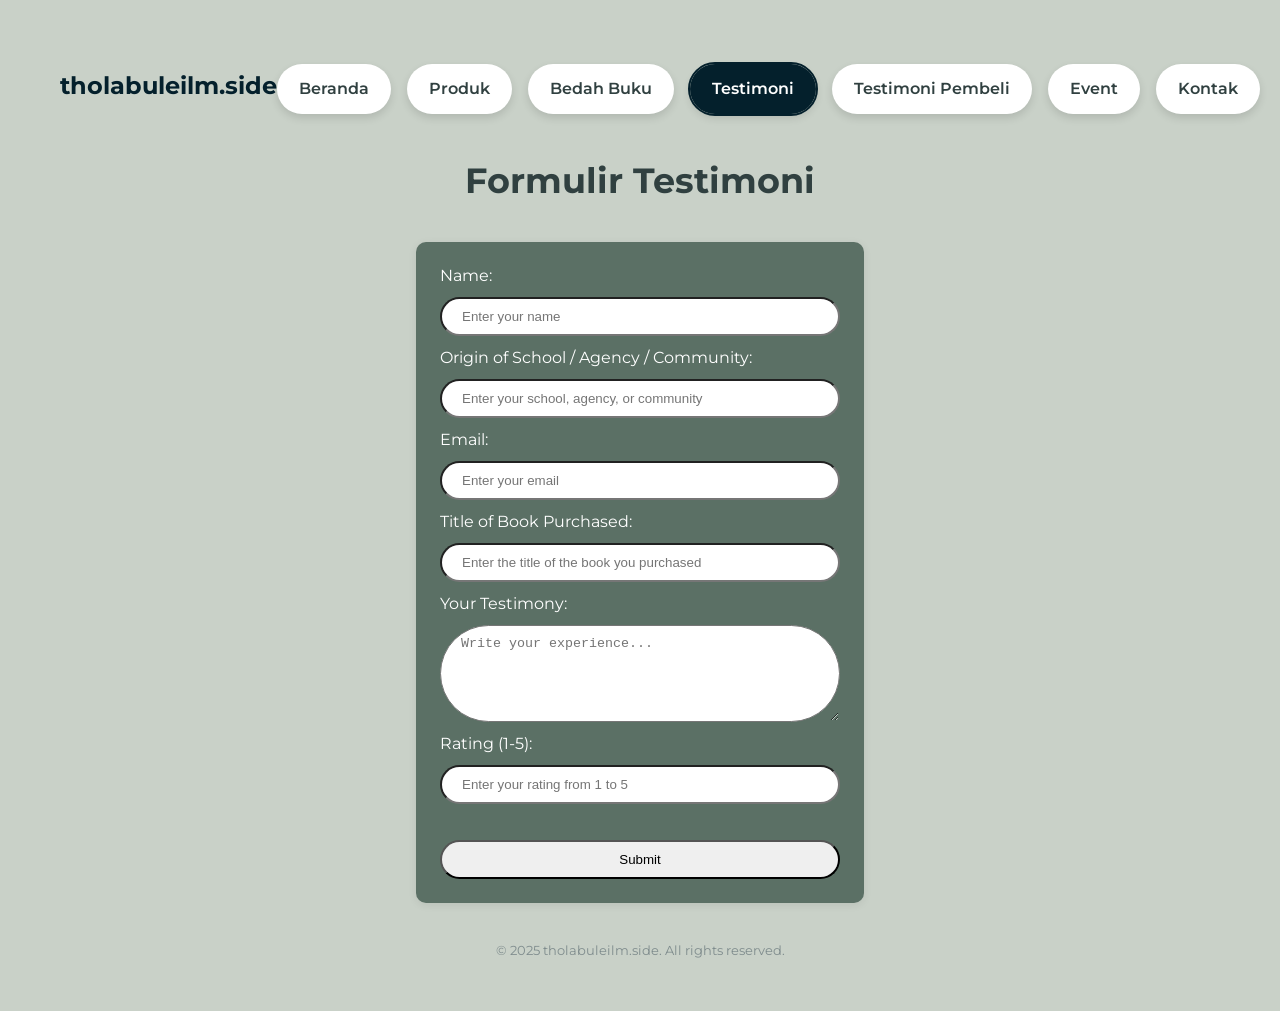
<file: testimoni.html>
<!DOCTYPE html>
<html lang="id">
<head>
    <meta charset="UTF-8">
    <meta name="viewport" content="width=device-width, initial-scale=1.0">
    <title>Testimonial form - Nebula Book Store</title>
    <link rel="stylesheet" href="styles.css">
    <link rel="shortcut icon" href="favicon.ico" type="image/x-icon">
    <link href="https://fonts.googleapis.com/css2?family=Montserrat:wght@400;700&display=swap" rel="stylesheet">
<link rel="icon" href="favicon.ico" type="image/x-icon">
    </head>
<body>
    <header>
        <h1>tholabuleilm.side</h1>
    <nav> 
         <a href="index.html" class="nav-btn">Beranda</a> 
        <a href="produk.html" class="nav-btn">Produk</a>
        <a href="bedah-buku.html" class="nav-btn">Bedah Buku</a>
        <a href="testimoni.html" class="nav-btn active" aria-current="page">Testimoni</a>
        <a href="tampil-testimoni.html" class="nav-btn">Testimoni Pembeli</a>
            <a href="event.html" class="nav-btn" >Event</a>
            <a href="kontak.html" class="nav-btn">Kontak</a>
    </nav>
    </header>
<h2>Formulir Testimoni</h2>
<div class="testimonial-form">
    <form id="formTestimoni" action="submit-testimonial.html" method="POST">
        <label for="name">Name:</label>
        <input type="text" id="name" name="name" required placeholder="Enter your name">

        <label for="asal">Origin of School / Agency / Community:</label>
        <input type="text" id="asal" name="asal" required placeholder="Enter your school, agency, or community">

        <label for="email">Email:</label>
        <input type="email" id="email" name="email" required placeholder="Enter your email">

        <label for="judul buku yang dibeli">Title of Book Purchased:</label>
        <input type="text" id="judul buku yang dibeli" name="judul buku yang dibeli" required placeholder="Enter the title of the book you purchased">

        <label for="message">Your Testimony:</label>
        <textarea id="message" name="message" rows="5" required placeholder="Write your experience..."></textarea>

        <label for="rating">Rating (1-5):</label>
        <input type="number" id="rating" name="rating" min="1" max="5" required placeholder="Enter your rating from 1 to 5">

        <button type="submit">Submit</button>
    </form>
</div>
<footer>
    <p>&copy; 2025 tholabuleilm.side. All rights reserved.</p>
</footer>
<script>
    document.getElementById('formTestimoni').addEventListener('submit', function(event) {
        event.preventDefault();

        const nama = document.getElementById('name').value;
        const asal = document.getElementById('asal').value;
        const email = document.getElementById('email').value;
        const judulBuku = document.getElementById('judul buku yang dibeli').value;
        const ulasan = document.getElementById('message').value;
        const rating = document.getElementById('rating').value;

        const dataBaru = { nama, asal, email, judulBuku, ulasan, rating };
        // Ambil data testimoni yang sudah ada dari localStorage
        const testimoniList = JSON.parse(localStorage.getItem('testimoniList')) || [];
        // Tambahkan testimoni baru ke dalam array
        testimoniList.push(dataBaru);
        // Simpan kembali ke localStorage
        localStorage.setItem('testimoniList', JSON.stringify(testimoniList));
        // Redirect ke halaman konfirmasi
        window.location.href = 'proses-testimoni.html';
    });
</script>
</body>
</html>
</file>
<file: styles.css>
body {
            font-family: 'Montserrat', Arial, sans-serif;
            background-color: #c9d1c8;
            color:  #304040;
            margin: 20px;
            padding: 20px;
        }
        h1 {
            color: #304040;
            text-align: center;
        
        }
        h2 {
            color: #304040;
            text-align: center;
            font-size: 35px;
        }
        h3 {
            color: #ffffff;
            text-align: center;
            font-size: 35px;
            margin-top: -15px;
        }
        ul {
            list-style-type: none;
            padding: 0;
            text-align: center;
        }
        li {
            margin: 10px 0;
        }
        a {
            text-decoration: none;
            color: #304040;
        }
       
        a:hover {
            text-decoration: underline;
        }
        footer {
            margin-top: 20px;
            text-align: center;
            font-size: 0.8em;
            color: #7f8c8d;
        }
    


.produk, .buku {
    background-color: #fff;
    border: 2px solid #fff;
    border-radius: 10px;
    padding: 10px;
    text-align: center;
    box-shadow: 0 2px 2px rgba(0, 0, 0, 0.1);
    margin: 0 10px 20px 10px;
    max-width: 300px;
}
    
.nav-btn {
    display: inline-block;
    padding: 10px 22px;
    border-radius: 999px;
    background-color: #ffffff;
    color: #304040;
    text-decoration: none;
    font-weight: 600;
    transition: transform .12s ease, box-shadow .12s ease, background .12s ease;
    box-shadow: 0 4px 8px rgba(0,0,0,0.12);
    height: 30px;
    line-height: 30px;
    text-align: center;
    white-space: nowrap;
}   

.nav-btn:hover,
.nav-btn:focus {
  transform: translateY(-2px);
  box-shadow: 0 8px 16px rgba(0,0,0,0.12);
}

.nav-btn.active,
.nav-btn[aria-current="page"] {
  background: #04202c;  /* warna versi "aktif" */
  outline: 2px solid #04202c;  /* outline hijau */
  color:#FFFFFF
}

header {
    display: flex;
    justify-content: space-between;
    align-items: center;
    padding: 16px 20px;
    margin-bottom: 20px;
}

header h1 {
    color: #04202c;
    margin: 0;
    font-size: 24px;
}

nav { 
    display: flex; 
    gap: 12px; 
    align-items: center;
}

.daftar-produk {
    display: grid;
    grid-template-columns: 
    repeat(auto-fit,minmax(250px, 1fr));
    gap: 20px;
    padding: 20px;
}
.daftar-buku {
    display: flex;
    flex-wrap: wrap;
    justify-content: center; 
    gap: 20px;
    padding: 20px;
}
.produk {
    background-color: #5b7065;
    border-width: 2px;
    border: 1px solid #5b7065;
    border-radius: 10px;
    padding: 16px;
    text-align: center;
    box-shadow: 0 2px 2px rgba(0, 0, 0, 0.1);
    margin: 0 10px 20px 10px; 
    max-width: 300px;
    flex: 1 1 250px; 
}
.produk img {
    width: 150px;
    height: auto;
    border-radius: 5px;
    margin-bottom: 10px;
}
.tampil-testimoni p {
            text-align: center;
}
            
.produk h2 {
        font-size: 20px;
        color: #ffffff;

    }
    .produk h3 {
        font-size: 16px;
        color: #ffffff;
    }
    .buku h3,
    .buku h4,
    .buku h5,
    .buku h6 {
        font-size: 18px;
        color: #304040;
        margin: 10px 0;
    }
    .buku p:first-of-type {
        font-weight: bold;
        font-size: 16px;
    }
.harga {
    font-size: 16px;
    color: #304040;
    font-weight: bold;
}
.deskripsi {
    font-size: 14px;
    color: #ffffff;
    margin-top: 10px;
}
.testimonial-form {
    max-width: 400px;
    margin: 40px auto;     
    padding: 24px;
    background: #5b7065;
    border-radius: 10px;
    box-shadow: 0 2px 8px rgba(0,0,0,0.08);
    color: #ffffff;
}

.testimonial-form h1 {
    text-align: center;
    color: #ffffff;
}

.testimonial-form form {
    display: flex;
    flex-direction: column;
    gap: 12px;
}

.testimonial-form input,
.testimonial-form textarea,
.testimonial-form button {
    width: 100%;
    box-sizing: border-box;
    display: inline-block;
    padding: 10px 20px;
    border-radius: 200px;
}

.testimonial-form #rating {
    margin-bottom: 16px;
}

.testimonial-form button {
    margin-top: 8px;
}

header {
    text-align: center;
    margin-bottom: 24px;
}

nav {
    display: flex;
    justify-content: center;
    gap: 16px;
    margin-top: 8px;
}

main.testimonial-form {
    max-width: 400px;
    margin: 40px auto;
    padding: 24px;
    background: #5b7065;
    border-radius: 10px;
    border-color: #5b7065;
    box-shadow: 0 2px 8px rgba(0,0,0,0.08);
    color: #ffffff;
}

main.testimonial-form h1 {
    text-align: center;
    color: #ffffff;
}

main.testimonial-form form {
    display: flex;
    flex-direction: column;
    gap: 12px;
}

main.testimonial-form input,
main.testimonial-form textarea,
main.testimonial-form button {
    width: 100%;
    box-sizing: border-box;
}

footer {
    text-align: center;
    margin-top: 32px;
    color: #7f8c8d;
}
.artikel {
    max-width: 700px;
    margin:auto;
    padding: 20px;
    background-color: #F0F4F3;
    font-family: 'Franklin Gothic Medium', 'Arial Narrow', Arial, sans-serif;
    line-height: 1.8;
}
.artikel .penulis {
    font-style: italic;
    color: #506050;
    margin-bottom: 20px;
}
.artikel .sampul {
    width: 180px;
    float: right;
    margin: 0 0 20px 20px;
    border: 1px solid #304040;
    box-shadow: 2px 2px 6px rgba(0, 0, 0, 0.1);
}
.artikel blockquote {
    border-left: 4px solid #304040;
    padding-left: 20px;
    color: #606060;
    font-style: italic;
    margin: 20px 0;
    background-color: #F0F4F3;
}
.btn-kembali {
    display: inline-block;
    padding: 10px 16px;
    background-color: #304040;
    color: #FFFFFF;
    text-decoration: none;
    border-radius: 100px;
    margin-top: 30px;
}
.btn-kembali:hover {
    background-color: #506050;
}

/* General button styles for consistent, precise buttons */
.btn {
    display: inline-block;
    padding: 10px 18px;
    border-top-left-radius: 100px;
    border-top-right-radius: 100px;
    border-bottom-right-radius: 100px;
    border-bottom-left-radius: 100px;
    border: none;
    background-color: #304040;
    color: #ffffff;
    font-weight: 100px;
    cursor: pointer;
    box-shadow: 0 4px 8px rgba(0,0,0,0.12);
    transition: transform .12s ease, box-shadow .12s ease, background-color .12s ease;
}
.btn:focus{ outline: 2px solid rgba(48,64,64,0.12); }
.btn:hover{ transform: translateY(-2px); box-shadow: 0 8px 16px rgba(0,0,0,0.12); }
.btn-danger { background-color: #c0392b; }
.btn-wrapper{ text-align: center; margin-top: 12px; }

.testimoni-grid {
    display: grid;
    grid-template-columns: repeat(2, 1fr);
    gap: 20px;
    padding: 20px;
    max-width: 1000px;
    margin: 0 auto;
}

.testimoni-box {
    background-color: #f9f9f9;
    border: 1px solid #ddd;
    border-radius: 8px;
    padding: 20px;
    box-shadow: 0 2px 4px rgba(0, 0, 0, 0.1);
}

.testimoni-box h3 {
    color: #304040;
    margin-top: 0;
}

/* Responsive untuk mobile */
@media (max-width: 768px) {
    .testimoni-grid {
        grid-template-columns: 1fr;
    }
}

.image-container {
    position: relative;
    width: 100%;
    max-width: 1450px;
    margin: 0 auto;
}

.image-container img {
    width: 100%;
    height: auto;
    display: block;
    border: 1px solid #ccc;
}

.image-text {
    position: absolute;
    top: 50%;
    left: 50%;
    transform: translate(-50%, -50%);
    text-align: center;
    color: white;
    text-shadow: 2px 2px 4px rgba(0, 0, 0, 0.5);
    z-index: 10;
}
</file>
